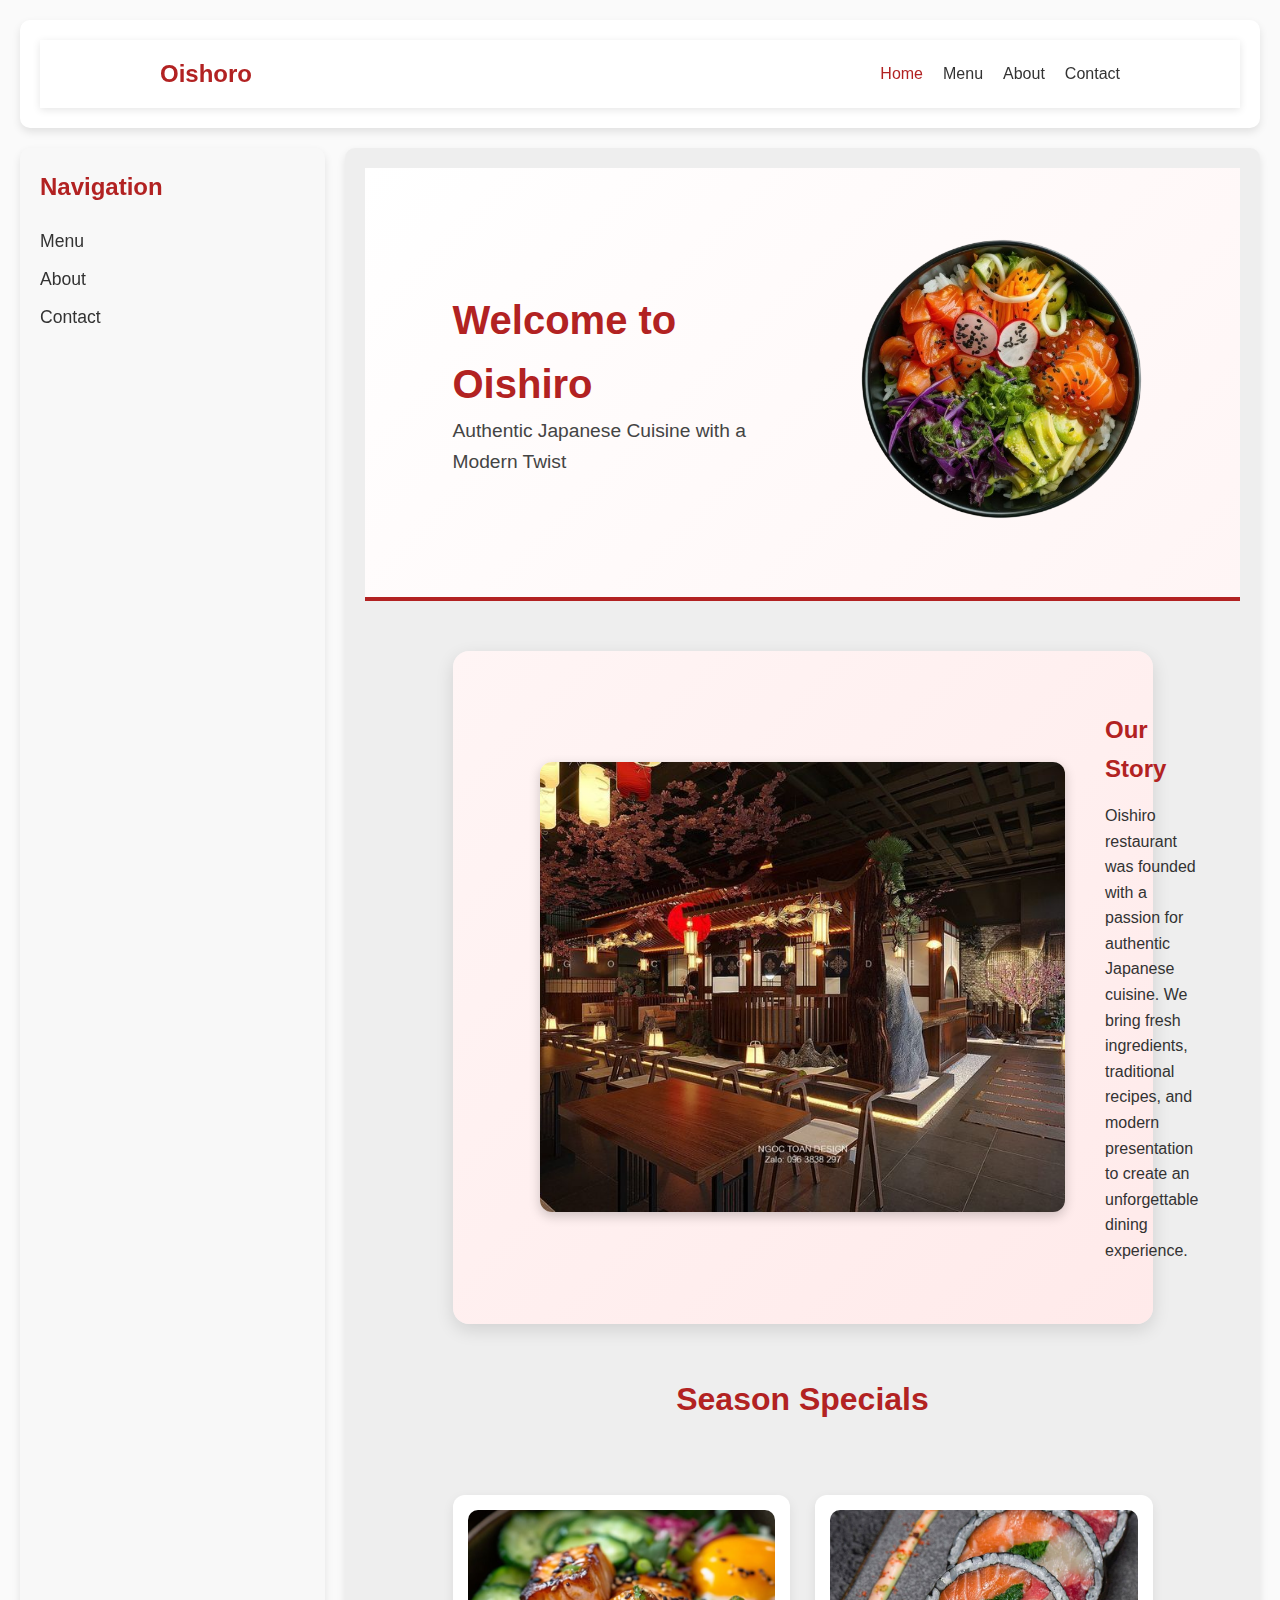
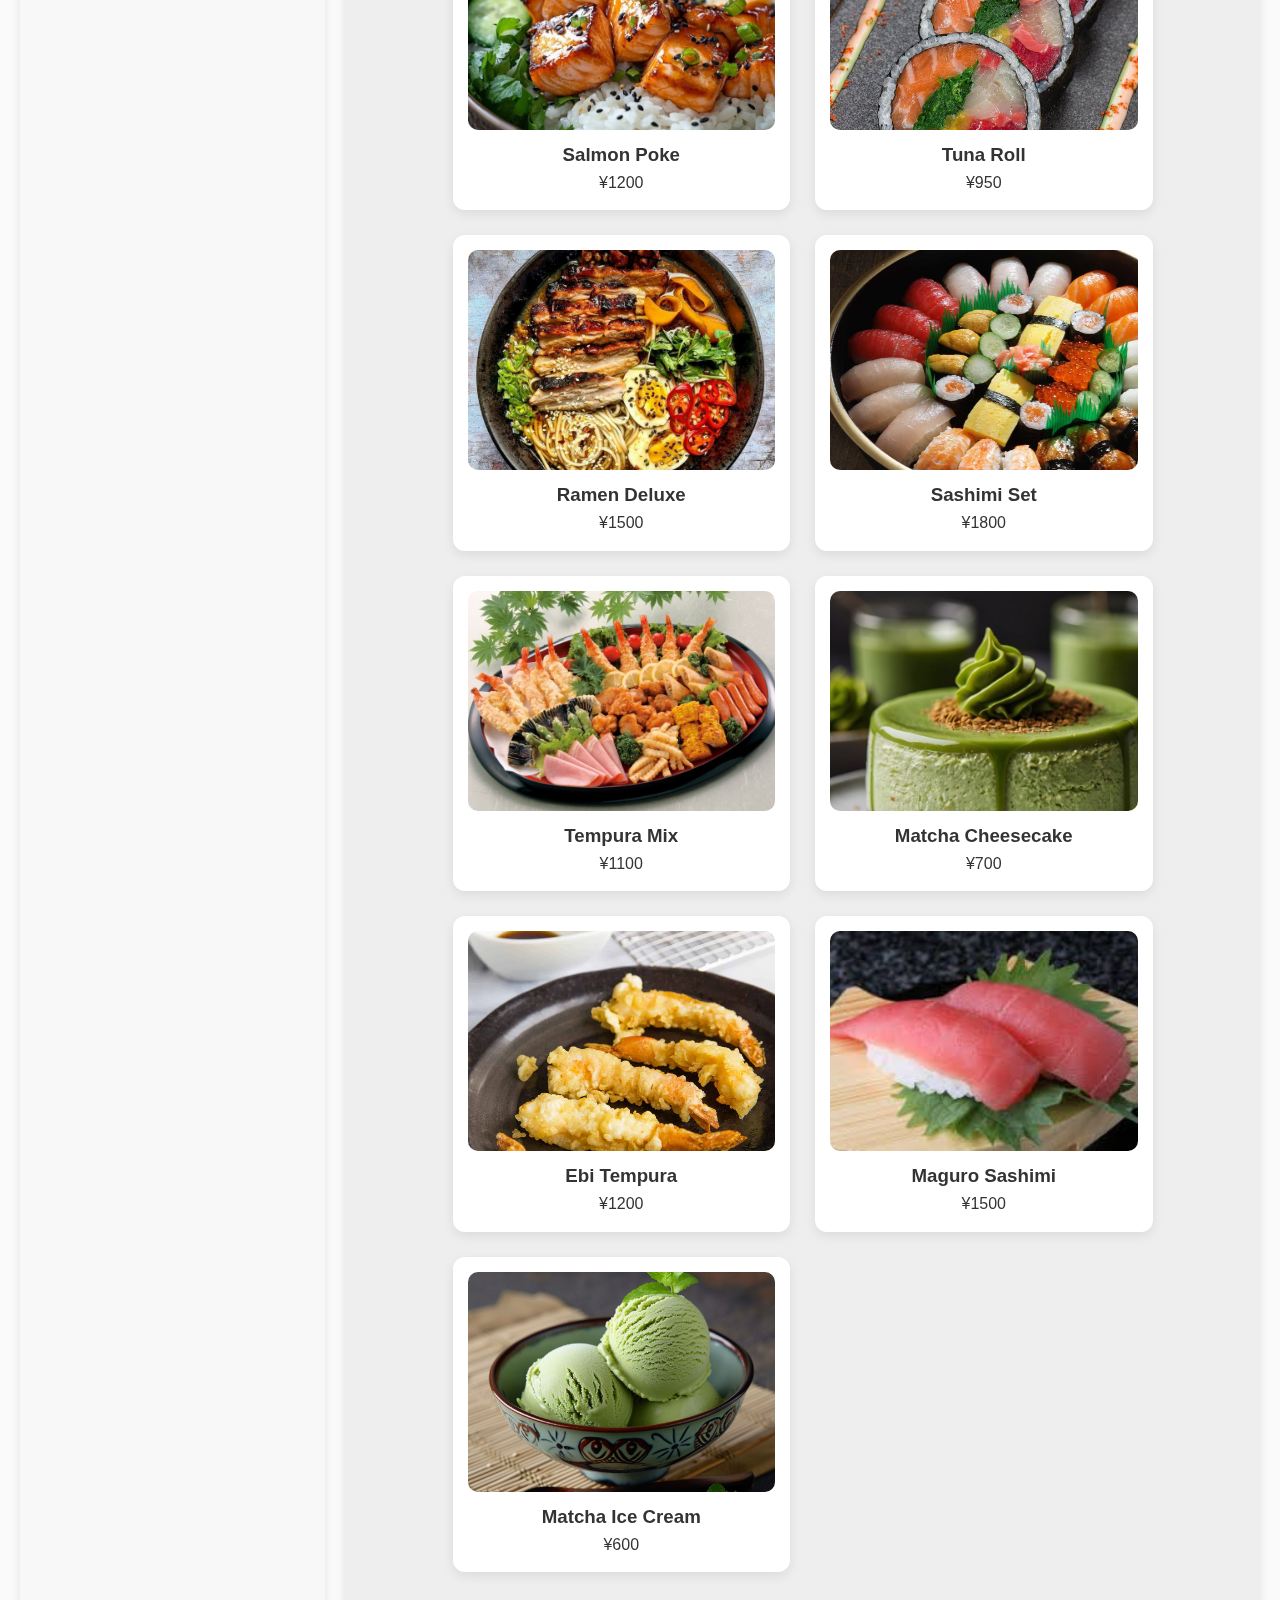
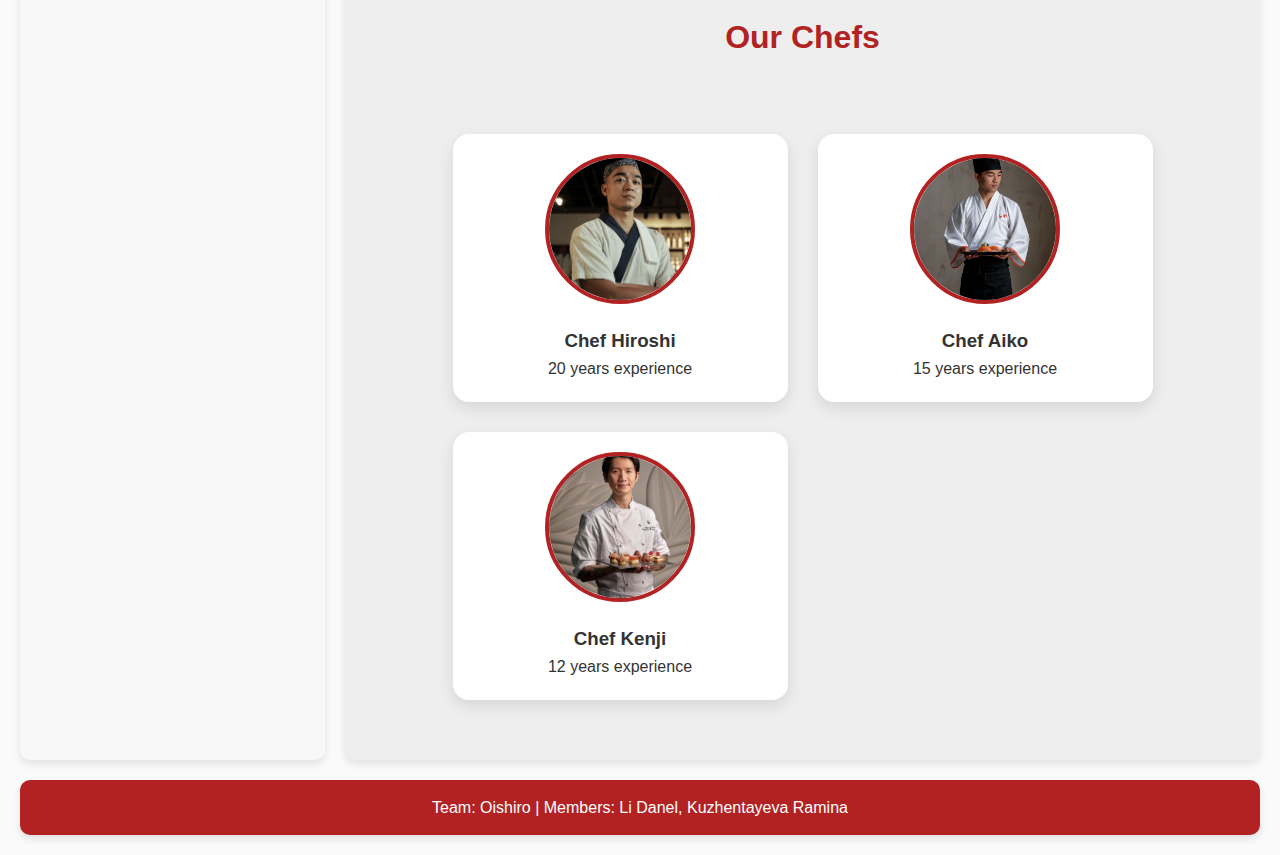
<file: index.html>
<!DOCTYPE html>
<html lang="en">
<head>
  <meta charset="UTF-8">
  <title>Sakura Bowl - Home</title>
  <link rel="stylesheet" href="style.css">
</head>
<body class="home-page">
  <div class="container">


    <!-- Header -->
    <header class="header">
      <nav>
        <div class="logo">Oishoro</div>
        <ul>
          <li><a href="index.html" class="active">Home</a></li>
          <li><a href="menu.html">Menu</a></li>
          <li><a href="indexr.html">About</a></li>
          <li><a href="contact.html">Contact</a></li>
        </ul>
      </nav>
    </header>


    <!-- Sidebar -->
    <aside class="sidebar">
      <h3>Navigation</h3>
      <ul>
        <li><a href="menu.html">Menu</a></li>
        <li><a href="indexr.html">About</a></li>
        <li><a href="contact.html">Contact</a></li>
      </ul>
    </aside>


    <!-- Main -->
    <main class="main-container">
      <!-- Hero -->
      <section id="main-hero" class="hero">
        <div class="hero-left">
          <h1>Welcome to Oishiro</h1>
          <p>Authentic Japanese Cuisine with a Modern Twist</p>
        </div>
        <div class="hero-right">
          <div class="hero-bowl-wrapper">
            <img src="image/bowl_home.png" alt="Japanese Bowl" class="hero-bowl">
          </div>
        </div>
      </section>


      <!-- Story -->
      <section class="story">
        <img src="image/interier.jpg" alt="Restaurant Story">
        <div>
          <h2>Our Story</h2>
          <p>
            Oishiro restaurant was founded with a passion for authentic Japanese cuisine.
            We bring fresh ingredients, traditional recipes, and modern presentation
            to create an unforgettable dining experience.
          </p>
        </div>
      </section>


      <!-- Season Specials -->
      <section class="new-dishes">
  <h2>Season Specials</h2>
  <div class="dish-grid">
   
    <div class="dish-card">
      <img src="image/salmon_poke.jpg" alt="Salmon Poke">
      <div class="overlay"><p>Fresh salmon poke bowl</p></div>
      <h3>Salmon Poke</h3>
      <p>¥1200</p>
    </div>


    <div class="dish-card">
      <img src="image/tuna_roll.jpg" alt="Tuna Roll">
      <div class="overlay"><p>Classic tuna sushi roll</p></div>
      <h3>Tuna Roll</h3>
      <p>¥950</p>
    </div>


    <div class="dish-card">
      <img src="image/ramen_deluxe.jpg" alt="Ramen Deluxe">
      <div class="overlay"><p>Deluxe ramen with shrimp and egg</p></div>
      <h3>Ramen Deluxe</h3>
      <p>¥1500</p>
    </div>


    <div class="dish-card">
      <img src="image/sashimi_set.jpg" alt="Sashimi Set">
      <div class="overlay"><p>Assorted fresh sashimi</p></div>
      <h3>Sashimi Set</h3>
      <p>¥1800</p>
    </div>


    <div class="dish-card">
      <img src="image/tempura_mix.jpg" alt="Tempura Mix">
      <div class="overlay"><p>Crispy tempura assortment</p></div>
      <h3>Tempura Mix</h3>
      <p>¥1100</p>
    </div>


    <div class="dish-card">
      <img src="image/matcha_cheesecake.jpg" alt="Matcha Cheesecake">
      <div class="overlay"><p>Sweet matcha cheesecake</p></div>
      <h3>Matcha Cheesecake</h3>
      <p>¥700</p>
    </div>


    <div class="dish-card">
      <img src="image/ebi_tempura.jpg" alt="Ebi Tempura">
      <div class="overlay"><p>Golden fried shrimp tempura</p></div>
      <h3>Ebi Tempura</h3>
      <p>¥1200</p>
    </div>


    <div class="dish-card">
      <img src="image/maguro.jpg" alt="Maguro Sashimi">
      <div class="overlay"><p>Fresh tuna sashimi</p></div>
      <h3>Maguro Sashimi</h3>
      <p>¥1500</p>
    </div>


    <div class="dish-card">
      <img src="image/ice_cream.jpg" alt="Matcha Ice Cream">
      <div class="overlay"><p>Creamy green tea ice cream</p></div>
      <h3>Matcha Ice Cream</h3>
      <p>¥600</p>
    </div>


  </div>
</section>




      <!-- Chefs -->
      <section class="chefs">
        <h2>Our Chefs</h2>
        <div class="chef-grid">
          <div class="chef-card"><img src="image/chef_1.jpg"><h3>Chef Hiroshi</h3><p>20 years experience</p></div>
          <div class="chef-card"><img src="image/chef_2.jpg"><h3>Chef Aiko</h3><p>15 years experience</p></div>
          <div class="chef-card"><img src="image/shef_3.jpg"><h3>Chef Kenji</h3><p>12 years experience</p></div>
        </div>
      </section>
    </main>


    <!-- Footer -->
    <footer class="footer">
      <p>Team: Oishiro | Members: Li Danel, Kuzhentayeva Ramina</p>
    </footer>


  </div>
</body>
</html>
</file>
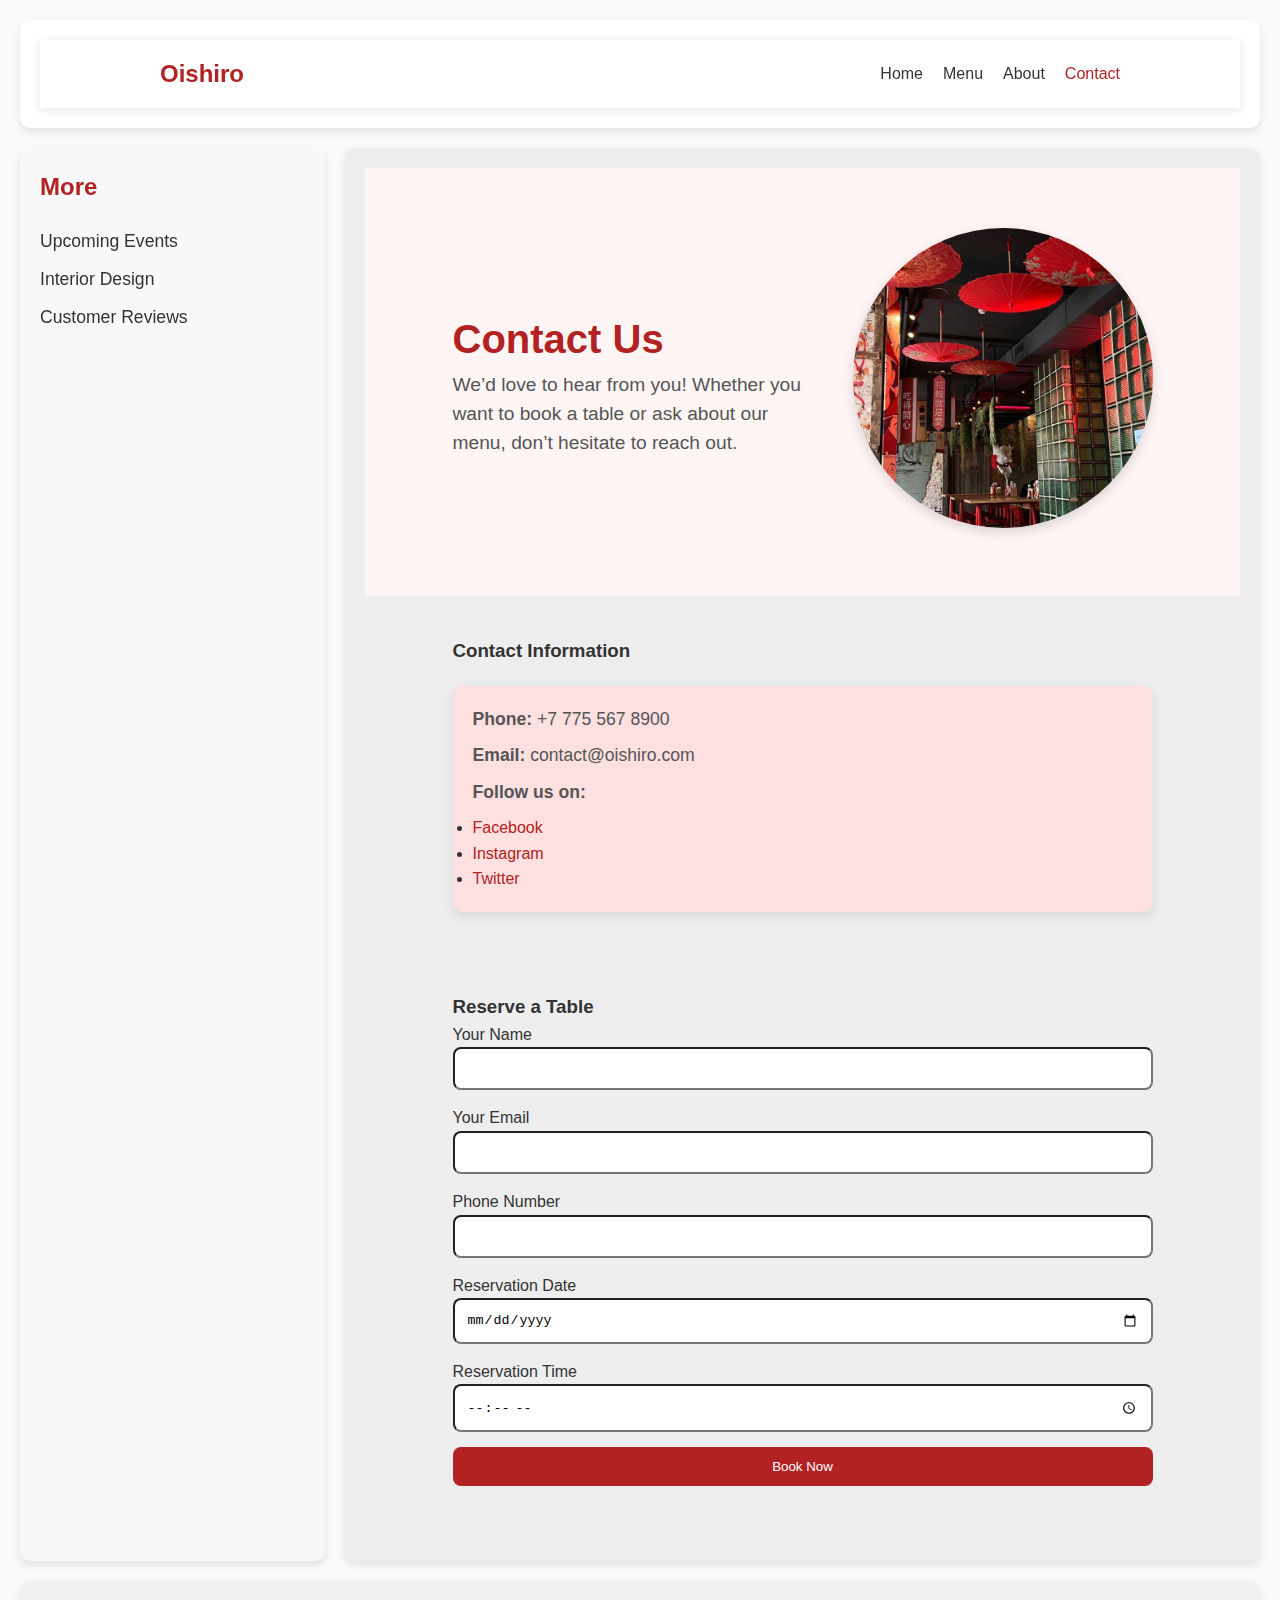
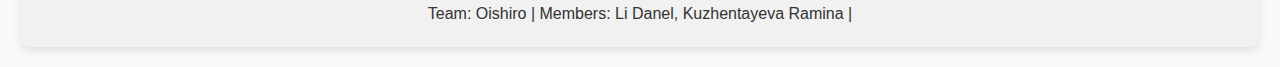
<file: contact.html>
<!DOCTYPE html>
<html lang="en">
<head>
  <meta charset="UTF-8">
  <meta name="viewport" content="width=device-width, initial-scale=1.0">
  <title>Contact Us | Oishiro</title>
  <link rel="stylesheet" href="styles.css">
</head>
<body class="contact-page">

    <div class="container">

  <!-- Navigation -->
  <header class="header">
  <nav>
    <div class="logo">Oishiro</div>
    <ul>
      <li><a href="index.html">Home</a></li>
      <li><a href="menu.html">Menu</a></li>
      <li><a href="indexr.html">About</a></li>
      <li><a href="contact.html" class="active">Contact</a></li>
    </ul>
  </nav>
  </header>

  <!-- Sidebar -->
<aside class="sidebar">
  <h3>More</h3>
  <ul>
    <li><a href="indexr.html">Upcoming Events</a></li>
    <li><a href="indexr.html">Interior Design</a></li>
    <li><a href="indexr.html">Customer Reviews</a></li>
    
  </ul>
</aside>


 <main class="main-content">
  <!-- Hero Section -->
  <section class="menu-hero">
    <div class="menu-hero-left">
      <h2>Contact Us</h2>
      <p>We’d love to hear from you! Whether you want to book a table or ask about our menu, don’t hesitate to reach out.</p>
    </div>
    <div class="menu-hero-right">
      <div class="menu-h1-wrapper">
        <img src="image/p1.jpg" alt="Rotating Bowl" class="menu-h1">
      </div>
    </div>
  </section>

  <!-- Contact Information Section -->
  <section class="contact-info">
    <h3>Contact Information</h3>
    <div class="info-box">
        <p><strong>Phone:</strong> +7 775 567 8900</p>
        <p><strong>Email:</strong> contact@oishiro.com</p>
        <p><strong>Follow us on:</strong></p>
        <ul>
            <li><a href="https://facebook.com/Oishiro" target="_blank">Facebook</a></li>
            <li><a href="https://instagram.com/Oishiro" target="_blank">Instagram</a></li>
            <li><a href="https://twitter.com/Oishiro" target="_blank">Twitter</a></li>
        </ul>
    </div>
</section>


  <!-- Reservation Form -->
  <section class="reservation">
    <h3>Reserve a Table</h3>
    <form>
      <label for="name">Your Name</label>
      <input type="text" id="name" name="name" required>

      <label for="email">Your Email</label>
      <input type="email" id="email" name="email" required>

      <label for="phone">Phone Number</label>
      <input type="tel" id="phone" name="phone" required>

      <label for="date">Reservation Date</label>
      <input type="date" id="date" name="date" required>

      <label for="time">Reservation Time</label>
      <input type="time" id="time" name="time" required>

      <button type="submit">Book Now</button>
    </form>
  </section>
  </main>


  <footer class="footer">
    <p>Team: Oishiro | Members: Li Danel, Kuzhentayeva Ramina |</p>
  </footer>
  
  </div>

</body>
</html>
</file>
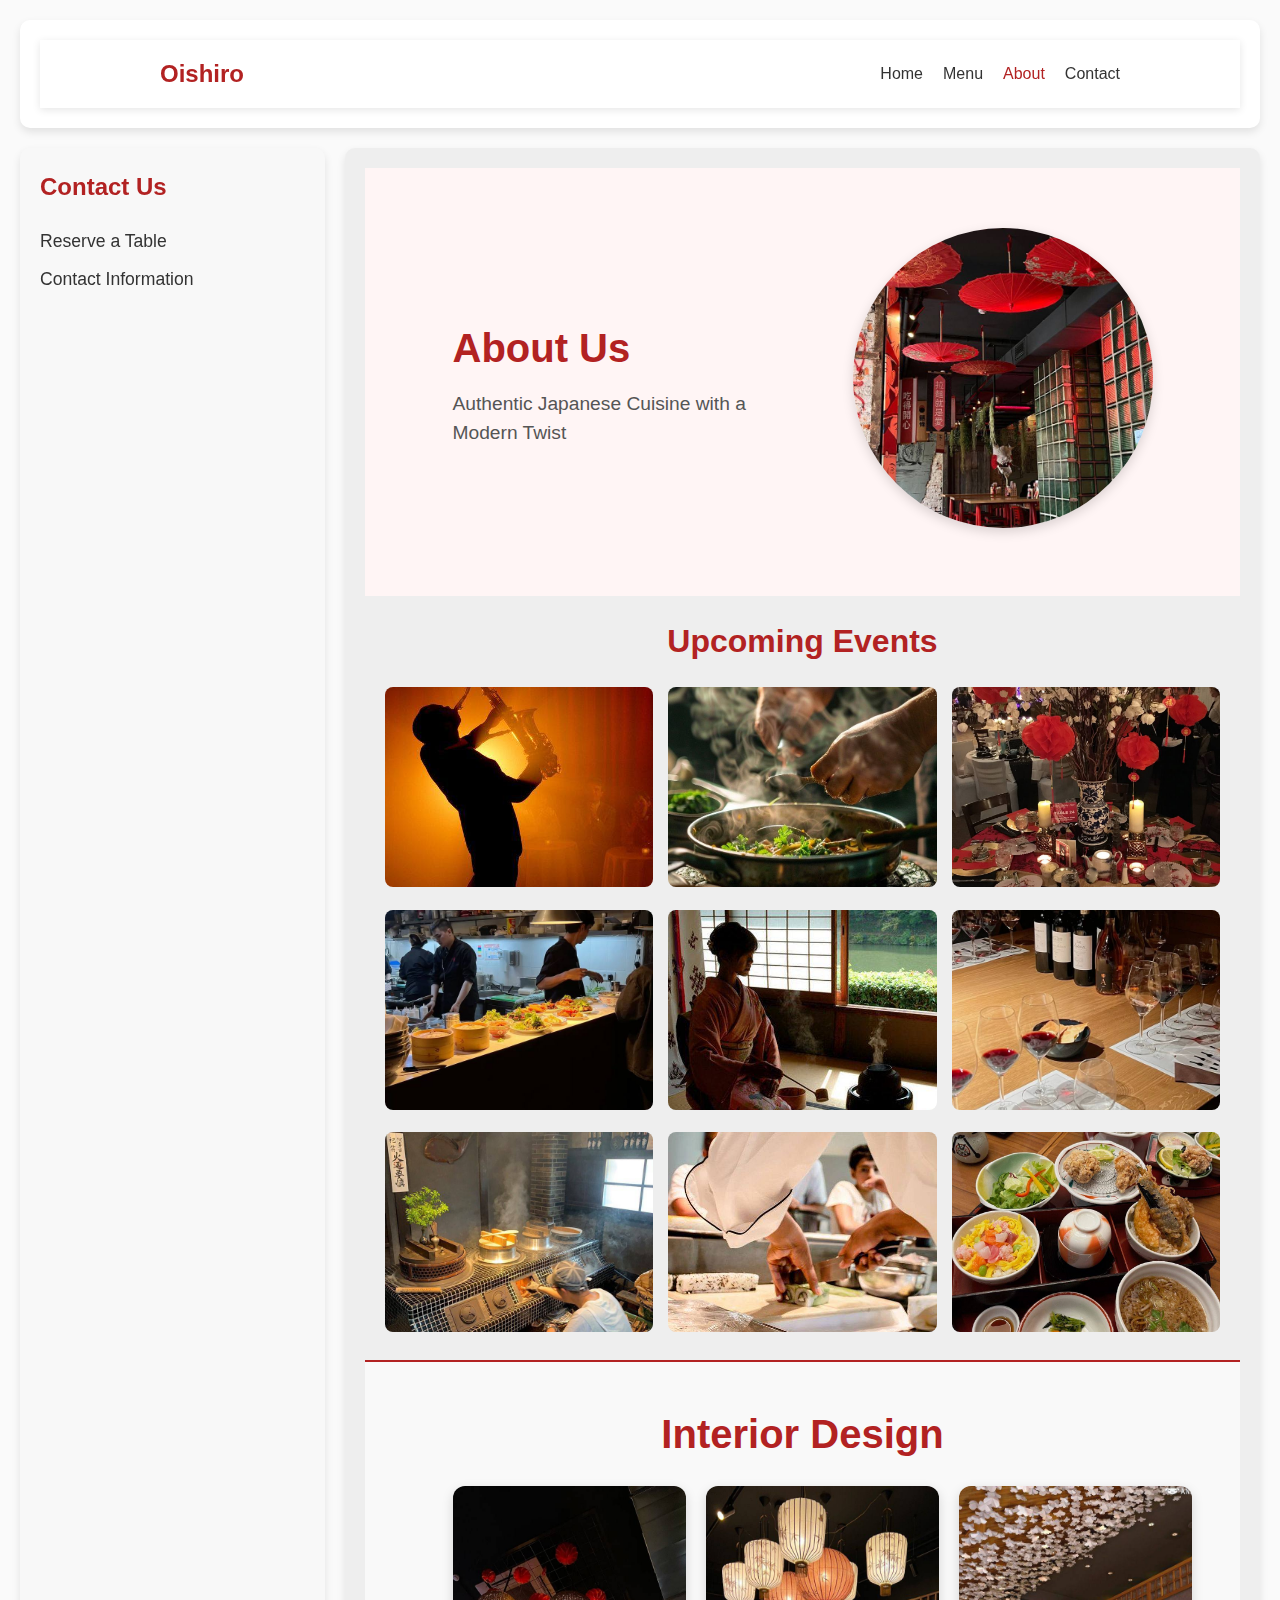
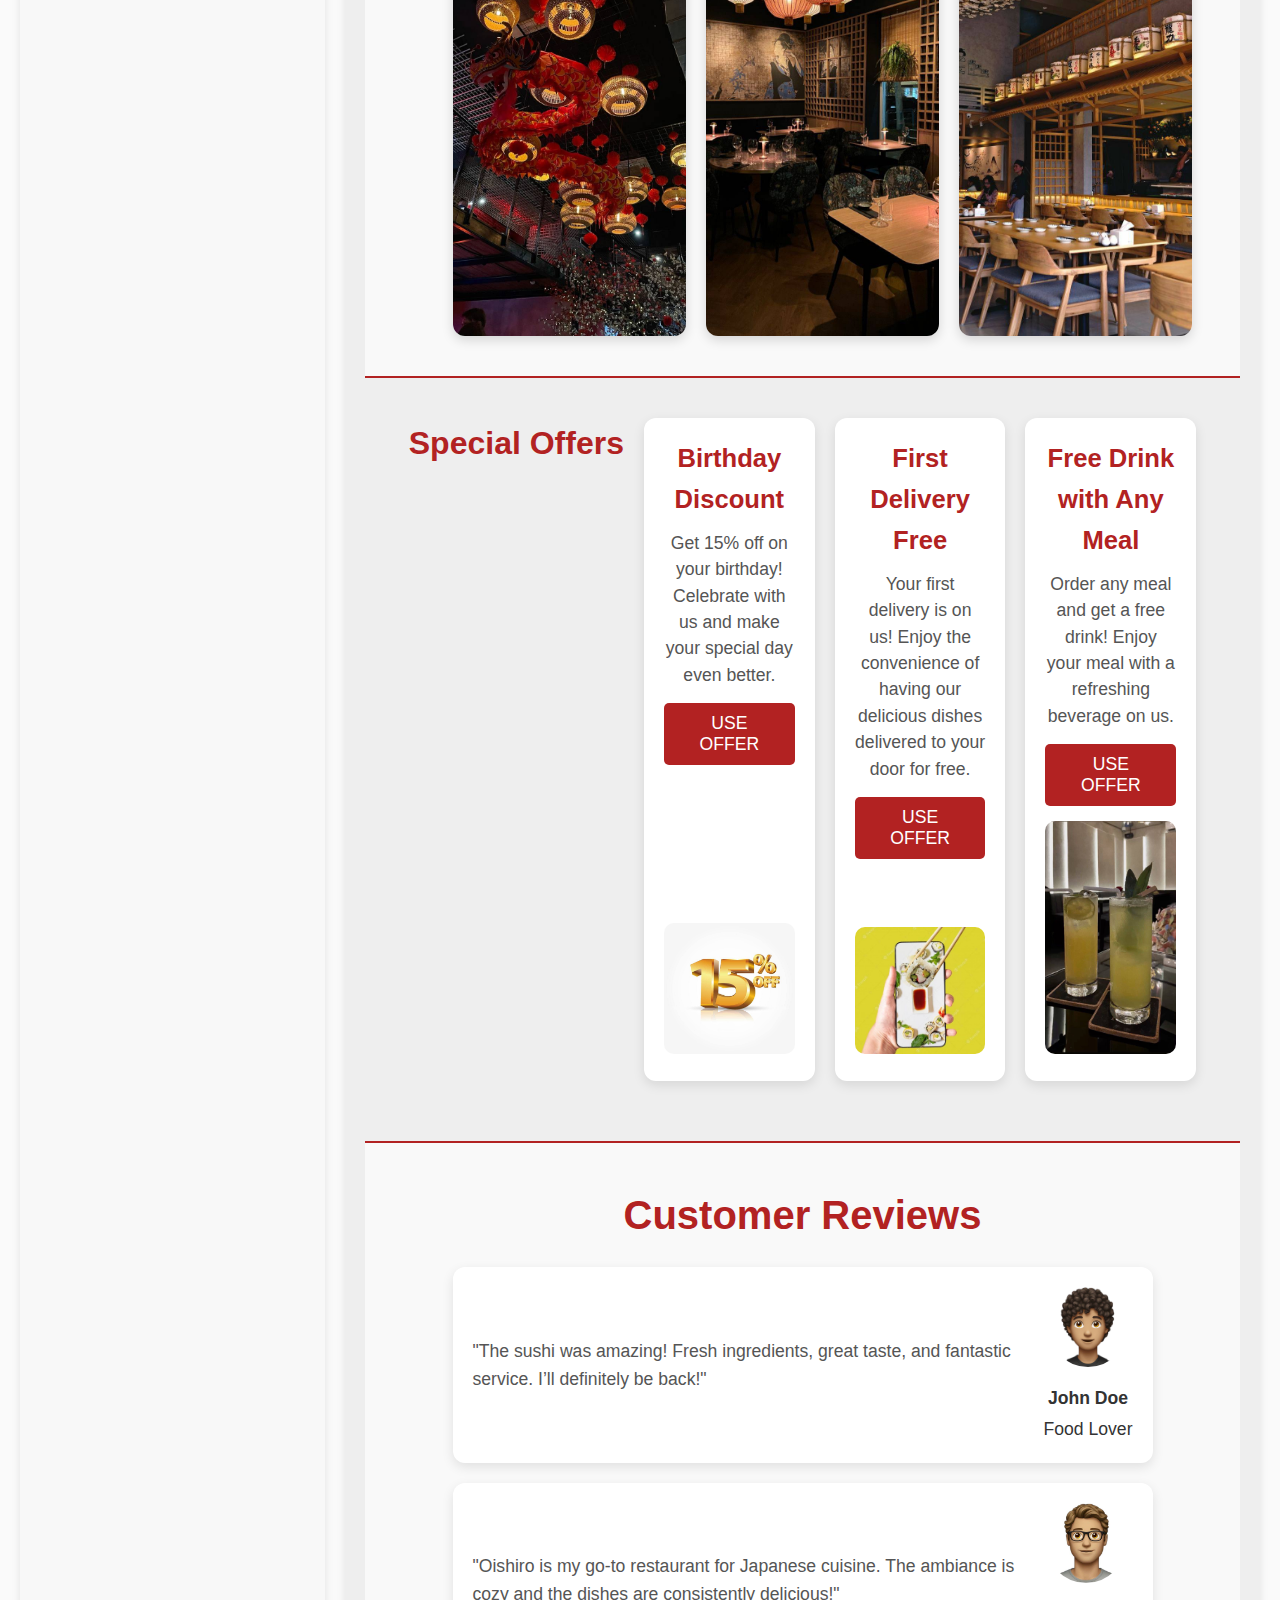
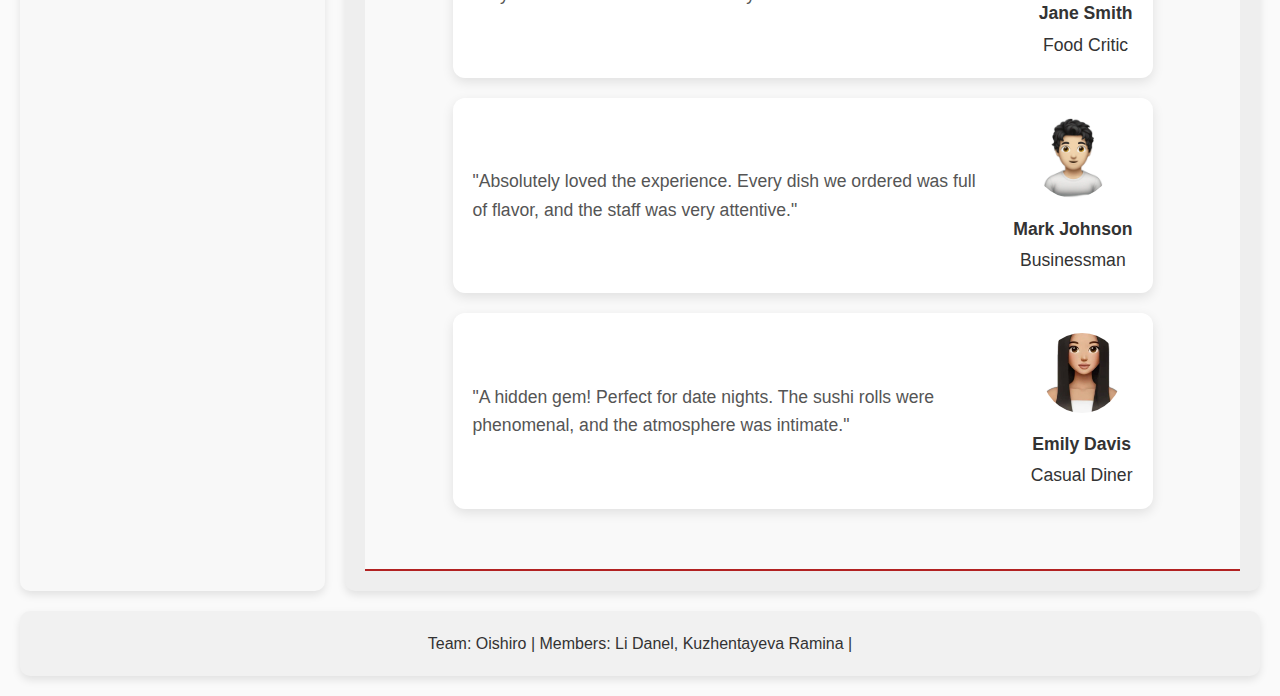
<file: indexr.html>
<!DOCTYPE html>
<html lang="en">
<head>
  <meta charset="UTF-8">
  <meta name="viewport" content="width=device-width, initial-scale=1.0">
  <title>About Us | Oishiro</title>
  <link rel="stylesheet" href="styles.css">
</head>
<body class="about-page">

   <div class="container">

  <!-- Navigation -->
  <header class="header"> 
  <nav>
    <div class="logo">Oishiro</div>
    <ul>
      <li><a href="index.html">Home</a></li>
      <li><a href="menu.html">Menu</a></li>
       <li><a href="indexr.html" class="active">About</a></li>
      <li><a href="contact.html">Contact</a></li>
    </ul>
  </nav>
  </header>

  <!-- Sidebar -->
<aside class="sidebar">
  <h3>Contact Us</h3>
  <ul>
    <li><a href="contact.html">Reserve a Table</a></li>
    <li><a href="contact.html">Contact Information</a></li>
    
  </ul>
</aside>


 <main class="main-content">
  <!-- Hero Section -->
<section class="hero">
  <div class="hero-left">
    <h1>About Us</h1>
    <p>Authentic Japanese Cuisine with a Modern Twist</p>
  </div>
  <div class="hero-right">
    <div class="hero-h1-wrapper">
      <img src="image/p1.jpg" alt="Rotating p1" class="hero-h1">
    </div>
  </div>
</section>


<section class="gallery">
  <h2>Upcoming Events</h2>
  <div class="gallery-container">
    
    <!-- Событие 1: Живое исполнение музыки -->
    <div class="gallery-item">
      <img src="image/live_music.jpg" alt="Live Music">
      <div class="caption">Live Music Night</div>
    </div>

    <!-- Событие 2: Кулинарный мастер-класс -->
    <div class="gallery-item">
      <img src="image/cooking_class.jpg" alt="Cooking Class">
      <div class="caption">Cooking Class with Chef</div>
    </div>

    <!-- Событие 3: Тематика вечеринки -->
    <div class="gallery-item">
      <img src="image/party_theme.jpg" alt="Themed Party">
      <div class="caption">Themed Party Night</div>
    </div>

    <!-- Событие 4: Вечер кулинарных открытий -->
    <div class="gallery-item">
      <img src="image/culinary_night.jpg" alt="Culinary Discovery Night">
      <div class="caption">Culinary Discovery Night</div>
    </div>

    <!-- Событие 5: Вечер японских традиций -->
    <div class="gallery-item">
      <img src="image/japanese_traditions.jpg" alt="Japanese Traditions Night">
      <div class="caption">Japanese Traditions Night</div>
    </div>

    <!-- Событие 6: Вечер с дегустацией вин -->
    <div class="gallery-item">
      <img src="image/wine_tasting.jpg" alt="Wine Tasting">
      <div class="caption">Wine Tasting Event</div>
    </div>

    <!-- Событие 7: Семинар по японской кухне -->
    <div class="gallery-item">
      <img src="image/japanese_cuisine_workshop.jpg" alt="Japanese Cuisine Workshop">
      <div class="caption">Japanese Cuisine Workshop</div>
    </div>

    <!-- Событие 8: Вечер с суши мастер-классом -->
    <div class="gallery-item">
      <img src="image/sushi_workshop.jpg" alt="Sushi Workshop">
      <div class="caption">Sushi Making Workshop</div>
    </div>

    <!-- Событие 9: Гастрономический тур по Японии -->
    <div class="gallery-item">
      <img src="image/japan_food_tour.jpg" alt="Japan Food Tour">
      <div class="caption">Japan Food Tour</div>
    </div>

  </div>
</section>



  <!-- Interior Design Section -->
<section class="interior">
  <div class="section-title">
    <h2>Interior Design</h2>
  </div>
  
  <!-- Три картинки на одной линии -->
  <div class="interior-images">
    <img src="image/inter1.jpg" alt="Interior Design 1">
    <img src="image/inter2.jpg" alt="Interior Design 2">
    <img src="image/inter3.jpg" alt="Interior Design 3">
  </div>
  
</section>


  <section class="special-offers">
  <h2 class="special-offers-heading">Special Offers</h2>

  <!-- Offer 1: Birthday Discount -->
  <div class="offer">
    <div class="offer-text">
      <h3>Birthday Discount</h3>
      <p>Get 15% off on your birthday! Celebrate with us and make your special day even better.</p>
      <button class="offer-btn">Use Offer</button>
    </div>
    <div class="offer-img">
      <img src="image/birthday-offer.jpg" alt="Birthday Discount">
    </div>
  </div>

  <!-- Offer 2: First Delivery Free -->
  <div class="offer">
    <div class="offer-text">
      <h3>First Delivery Free</h3>
      <p>Your first delivery is on us! Enjoy the convenience of having our delicious dishes delivered to your door for free.</p>
      <button class="offer-btn">Use Offer</button>
    </div>
    <div class="offer-img">
      <img src="image/delivery-offer.jpg" alt="First Delivery Free">
    </div>
  </div>

  <!-- Offer 3: Free Drink with Any Meal -->
  <div class="offer">
    <div class="offer-text">
      <h3>Free Drink with Any Meal</h3>
      <p>Order any meal and get a free drink! Enjoy your meal with a refreshing beverage on us.</p>
      <button class="offer-btn">Use Offer</button>
    </div>
    <div class="offer-img">
      <img src="image/drink-offer.jpg" alt="Free Drink with Any Meal">
    </div>
  </div>
</section>



  <!-- Customer Reviews Section -->
<section class="reviews">
  <div class="section-title">
    <h2>Customer Reviews</h2>
  </div>

  <!-- Отзывы -->
  <div class="review">
    <div class="review-text">
      <p>"The sushi was amazing! Fresh ingredients, great taste, and fantastic service. I’ll definitely be back!"</p>
    </div>
    <div class="reviewer">
      <img src="image/m1.jpg" alt="Reviewer 1">
      <p><strong>John Doe</strong></p>
      <p>Food Lover</p>
    </div>
  </div>

  <div class="review">
    <div class="review-text">
      <p>"Oishiro is my go-to restaurant for Japanese cuisine. The ambiance is cozy and the dishes are consistently delicious!"</p>
    </div>
    <div class="reviewer">
      <img src="image/m2.jpg" alt="Reviewer 2">
      <p><strong>Jane Smith</strong></p>
      <p>Food Critic</p>
    </div>
  </div>

  <div class="review">
    <div class="review-text">
      <p>"Absolutely loved the experience. Every dish we ordered was full of flavor, and the staff was very attentive."</p>
    </div>
    <div class="reviewer">
      <img src="image/m3.jpg" alt="Reviewer 3">
      <p><strong>Mark Johnson</strong></p>
      <p>Businessman</p>
    </div>
  </div>

  <div class="review">
    <div class="review-text">
      <p>"A hidden gem! Perfect for date nights. The sushi rolls were phenomenal, and the atmosphere was intimate."</p>
    </div>
    <div class="reviewer">
      <img src="image/w1.jpg" alt="Reviewer 4">
      <p><strong>Emily Davis</strong></p>
      <p>Casual Diner</p>
    </div>
  </div>
</section>
</main>

  <!-- Footer -->
  <footer class="footer">
    <p>Team: Oishiro | Members: Li Danel, Kuzhentayeva Ramina |</p>
  </footer>

  </div>
  
</body>
</html>
</file>
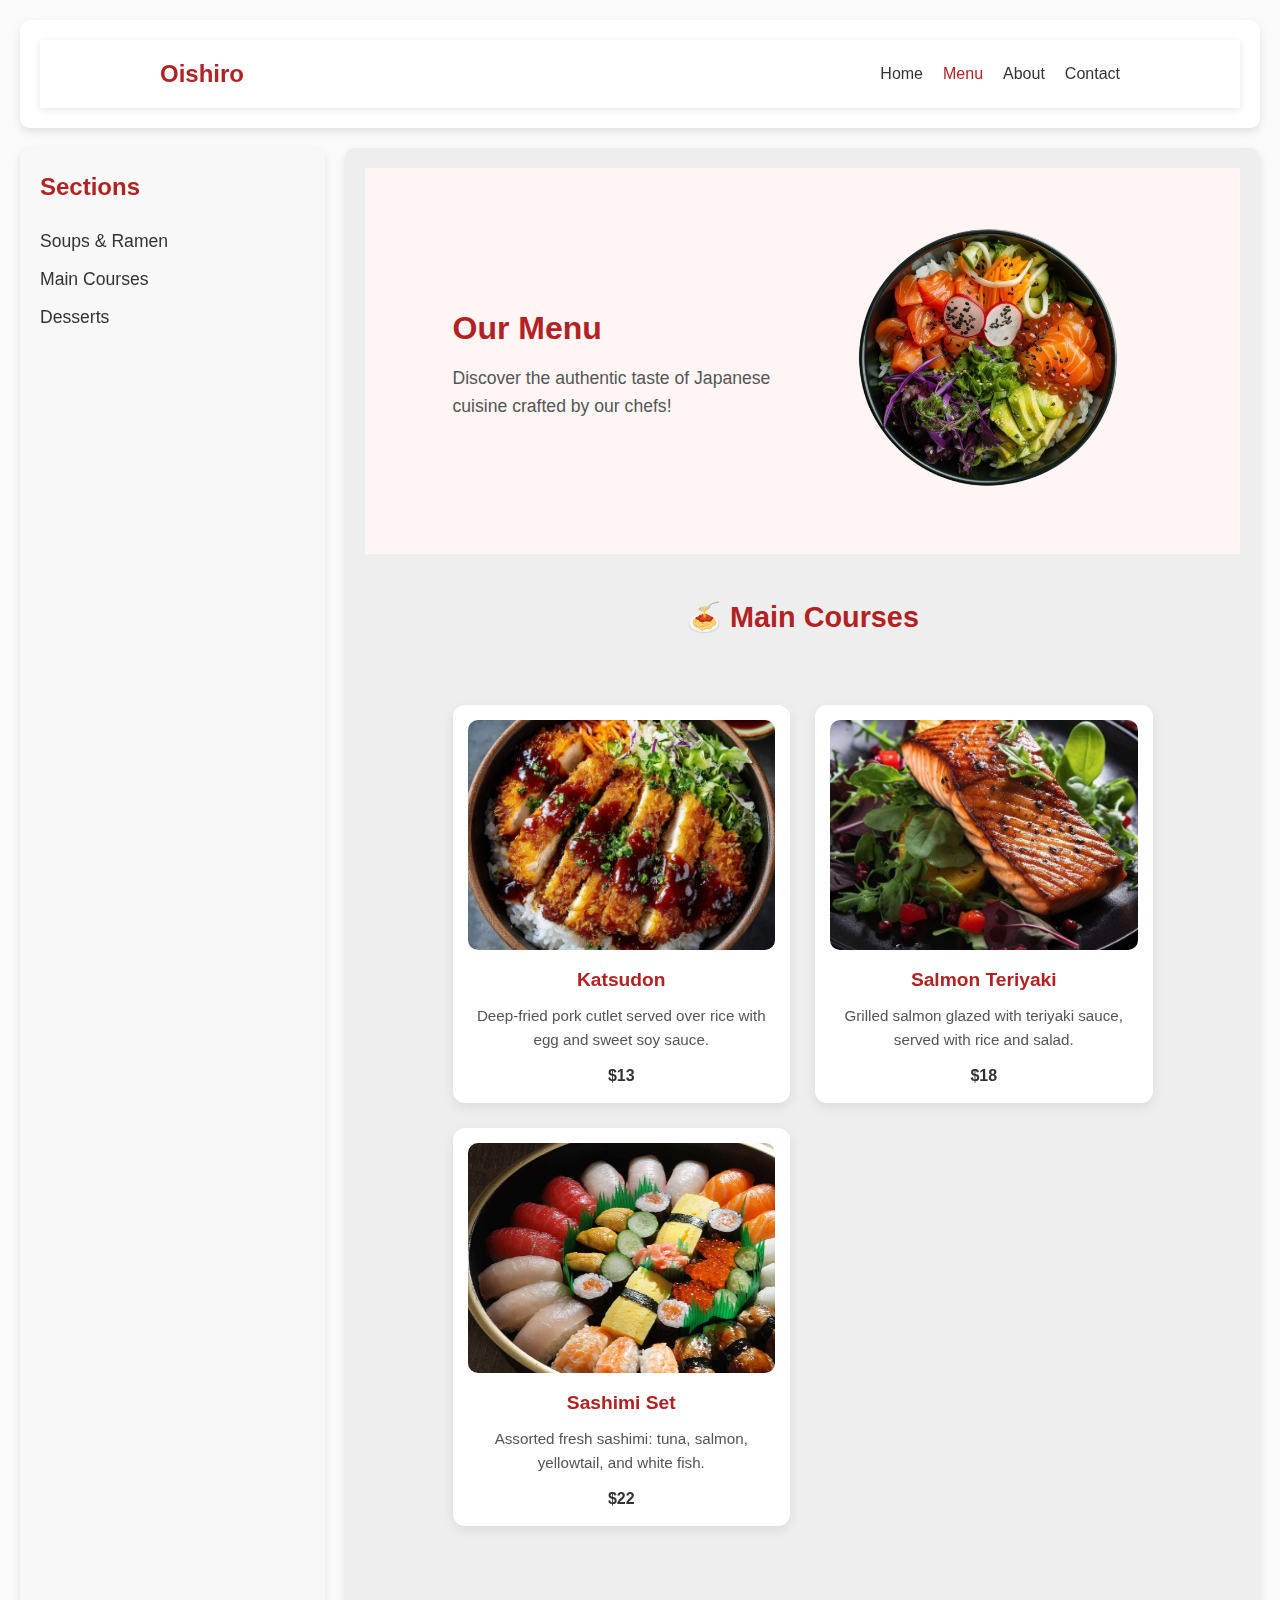
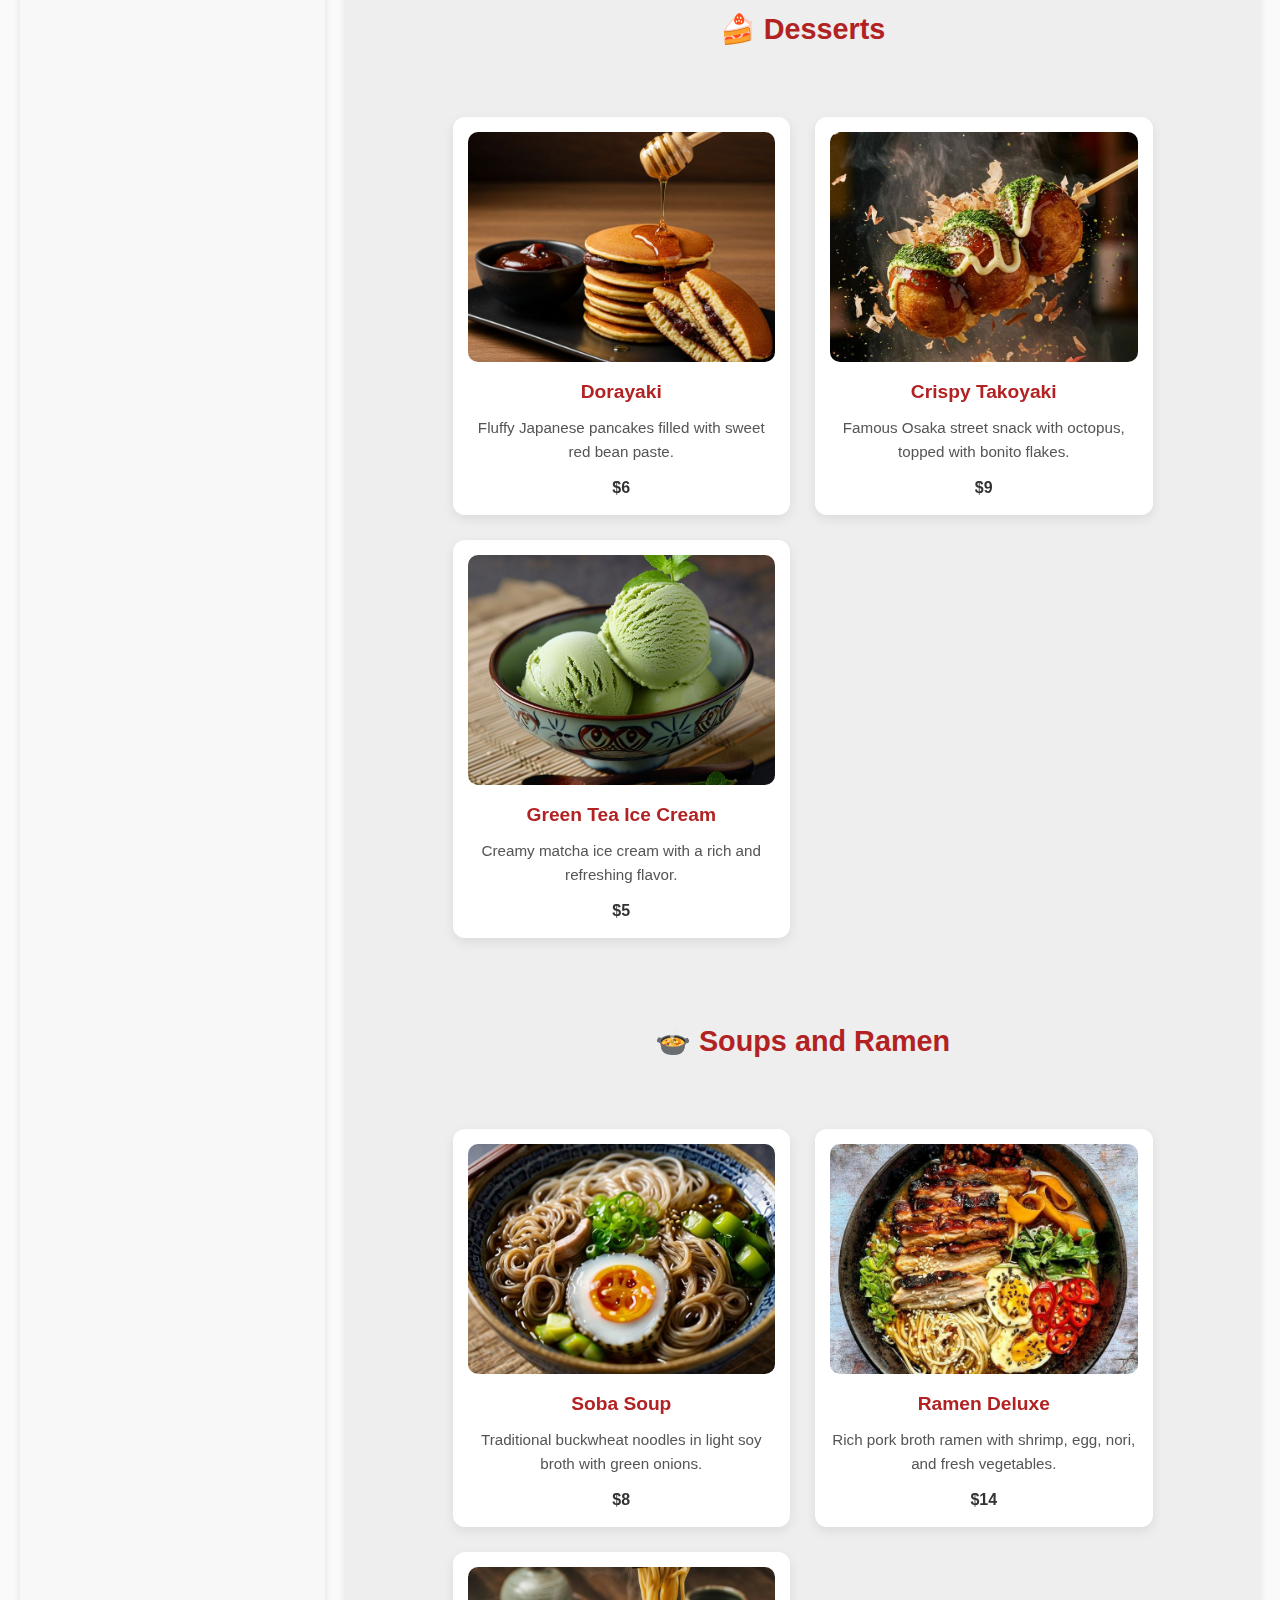
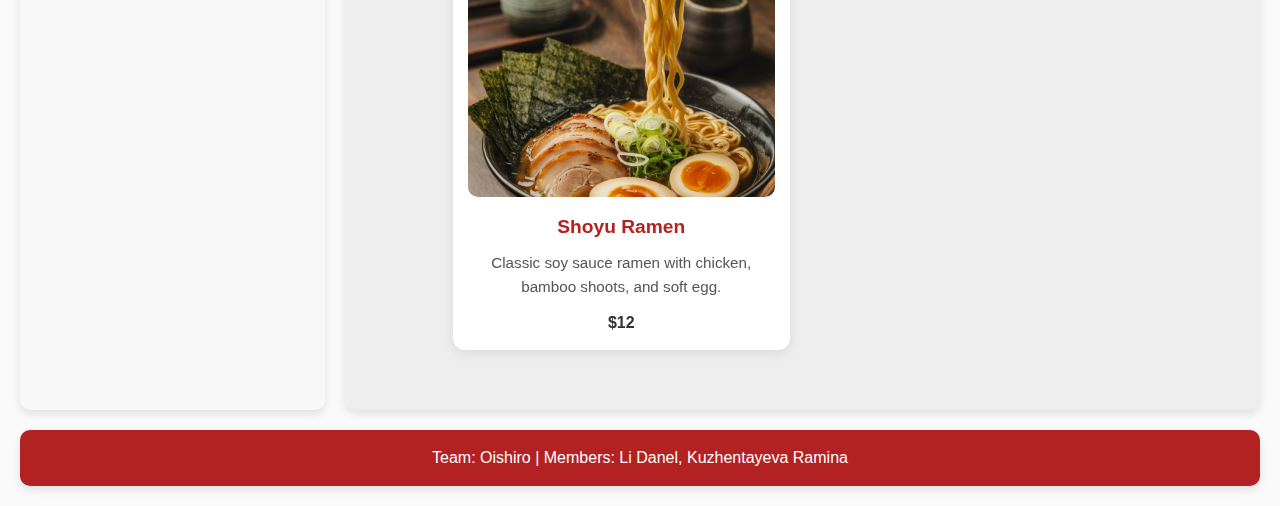
<file: menu.html>
<!DOCTYPE html>
<html lang="en">
<head>
  <meta charset="UTF-8">
  <meta name="viewport" content="width=device-width, initial-scale=1.0">
  <title>Menu | Food Vibes</title>
  <link rel="stylesheet" href="style.css">
</head>
<body class="menu-page">


  <div class="container">


    <!-- Header -->
    <header class="header">
      <nav>
        <div class="logo">Oishiro</div>
        <ul>
          <li><a href="index.html">Home</a></li>
          <li><a href="menu.html" class="active">Menu</a></li>
          <li><a href="index.html">About</a></li>
          <li><a href="contact.html">Contact</a></li>
        </ul>
      </nav>
    </header>


    <!-- Sidebar -->
    <aside class="sidebar">
      <h3>Sections</h3>
      <ul>
        <li><a href="#soups">Soups & Ramen</a></li>
        <li><a href="#mains">Main Courses</a></li>
        <li><a href="#desserts">Desserts</a></li>
      </ul>
    </aside>


    <!-- Main -->
    <main class="main-container">


      <!-- Hero -->
      <section class="menu-hero">
        <div class="menu-hero-left">
          <h2>Our Menu</h2>
          <p>Discover the authentic taste of Japanese cuisine crafted by our chefs!</p>
        </div>
        <div class="menu-hero-right">
          <div class="menu-bowl-wrapper">
            <img src="image/bowl_home.png" alt="Menu" class="menu-bowl">
          </div>
        </div>
      </section>
      


<!-- Main Courses -->
<section id="mains">
  <h2 class="section-title">🍝 Main Courses</h2>
  <div class="menu-grid">
    <div class="menu-item">
      <img src="image/katsudon.jpg" alt="Katsudon">
      <div class="overlay"><p>Pork cutlet rice bowl</p></div>
      <h3>Katsudon</h3>
      <p>Deep-fried pork cutlet served over rice with egg and sweet soy sauce.</p>
      <strong>$13</strong>
    </div>
    <div class="menu-item">
      <img src="image/Salmon_Teriyaki.jpg" alt="Salmon Teriyaki Steak">
      <div class="overlay"><p>Grilled salmon teriyaki</p></div>
      <h3>Salmon Teriyaki</h3>
      <p>Grilled salmon glazed with teriyaki sauce, served with rice and salad.</p>
      <strong>$18</strong>
    </div>
    <div class="menu-item">
      <img src="image/sashimi_set.jpg" alt="Sashimi Set">
      <div class="overlay"><p>Assorted sashimi set</p></div>
      <h3>Sashimi Set</h3>
      <p>Assorted fresh sashimi: tuna, salmon, yellowtail, and white fish.</p>
      <strong>$22</strong>
    </div>
  </div>
</section>


<!-- Desserts -->
<section id="desserts">
  <h2 class="section-title">🍰 Desserts</h2>
  <div class="menu-grid">
    <div class="menu-item">
      <img src="image/Dorayaki.jpg" alt="Dorayaki">
      <div class="overlay"><p>Red bean pancake</p></div>
      <h3>Dorayaki</h3>
      <p>Fluffy Japanese pancakes filled with sweet red bean paste.</p>
      <strong>$6</strong>
    </div>
    <div class="menu-item">
      <img src="image/takoyaki.jpg" alt="Takoyaki">
      <div class="overlay"><p>Octopus balls snack</p></div>
      <h3>Crispy Takoyaki</h3>
      <p>Famous Osaka street snack with octopus, topped with bonito flakes.</p>
      <strong>$9</strong>
    </div>
    <div class="menu-item">
      <img src="image/ice_cream.jpg" alt="Green Tea Ice Cream">
      <div class="overlay"><p>Green tea ice cream</p></div>
      <h3>Green Tea Ice Cream</h3>
      <p>Creamy matcha ice cream with a rich and refreshing flavor.</p>
      <strong>$5</strong>
    </div>
  </div>
</section>


     


      <!-- Soups and Ramen -->
    <section id="soups">
      <h2 class="section-title">🍲 Soups and Ramen</h2>
      <div class="menu-grid">
        <div class="menu-item">
          <img src="image/soba_soup.jpg" alt="Soba soup">
          <div class="overlay"><p>Soba noodle soup</p></div>
          <h3>Soba Soup</h3>
          <p>Traditional buckwheat noodles in light soy broth with green onions.</p>
          <strong>$8</strong>
        </div>
        <div class="menu-item">
          <img src="image/ramen_deluxe.jpg" alt="Ramen Deluxe">
          <div class="overlay"><p>Pork ramen with shrimp</p></div>
          <h3>Ramen Deluxe</h3>
          <p>Rich pork broth ramen with shrimp, egg, nori, and fresh vegetables.</p>
          <strong>$14</strong>
        </div>
        <div class="menu-item">
          <img src="image/shoyo_ramen.jpg" alt="Shoyu Ramen">
          <div class="overlay"><p>Soy sauce ramen</p></div>
          <h3>Shoyu Ramen</h3>
          <p>Classic soy sauce ramen with chicken, bamboo shoots, and soft egg.</p>
          <strong>$12</strong>
        </div>
      </div>
    </section>


   

     
 


    </main>


    <!-- Footer -->
    <footer class="footer">
      <p>Team: Oishiro | Members: Li Danel, Kuzhentayeva Ramina</p>
    </footer>


  </div>
</body>
</html>
</file>
<file: style.css>
/* === Базовые стили === */
* {
  margin: 0;
  padding: 0;
  box-sizing: border-box;
}

body {
  font-family: "Segoe UI", Arial, sans-serif;
  line-height: 1.6;
  background: #fafafa;
  color: #333;
}

/* === Основной контейнер (Grid Layout) === */
.container {
  display: grid;
  grid-template-columns: 1fr 3fr; 
  grid-template-rows: auto 1fr auto; 
  grid-template-areas:
    "header header"
    "sidebar main"
    "footer footer";
  gap: 20px;
  padding: 20px;
}

/* === Сайдбар === */
.sidebar {
  grid-area: sidebar;
  background-color: #f8f8f8;
  padding: 20px;
  border-radius: 10px;
  box-shadow: 0 4px 8px rgba(0, 0, 0, 0.1);
  position: sticky;
  top: 80px;
}

.sidebar h3 {
  font-size: 1.5rem;
  color: #b22222;
  margin-bottom: 20px;
}

.sidebar ul {
  list-style: none;
  padding: 0;
}

.sidebar ul li {
  margin-bottom: 10px;
}

.sidebar ul li a {
  text-decoration: none;
  color: #333;
  font-size: 1.1rem;
  transition: color 0.3s ease;
}

.sidebar ul li a:hover {
  color: #b22222;
}

/* === Основной контент === */
.main-container {
  grid-area: main;
  background-color: #eee;
  padding: 20px;
  border-radius: 10px;
  box-shadow: 0 4px 8px rgba(0, 0, 0, 0.1);
}

/* === Header === */
.header {
  grid-area: header;
  background-color: #fff;
  padding: 20px;
  text-align: center;
  border-radius: 10px;
  box-shadow: 0 4px 8px rgba(0, 0, 0, 0.1);
}

/* === Footer === */
.footer {
  grid-area: footer;
  background: #b22222;
  color: #fff;
  padding: 15px;
  text-align: center;
  border-radius: 10px;
  box-shadow: 0 4px 8px rgba(0, 0, 0, 0.1);
}

/* === Navigation === */
nav {
  display: flex;
  justify-content: space-between;
  align-items: center;
  padding: 15px 10%;
  background: #fff;
  box-shadow: 0 2px 8px rgba(0,0,0,0.1);
  position: sticky;
  top: 0;
  z-index: 10;
}

nav .logo {
  font-size: 1.5rem;
  font-weight: bold;
  color: #b22222;
}

nav ul {
  list-style: none;
  display: flex;
  gap: 20px;
}

nav ul li a {
  text-decoration: none;
  color: #333;
  font-weight: 500;
  transition: 0.3s;
}

nav ul li a:hover,
nav ul li a.active {
  color: #b22222;
}

/* === Hero (главная) === */
.hero {
  display: flex;
  justify-content: space-between;
  align-items: center;
  padding: 60px 10%;
  gap: 40px;
}

.hero-left h1 {
  font-size: 2.5rem;
  color: #b22222;
}

.hero-left p {
  font-size: 1.2rem;
  color: #444;
}

.hero-right {
  display: flex;
  justify-content: center;
}

.hero-bowl-wrapper {
  max-width: 350px;
  animation: spin 12s linear infinite;
}

.hero-bowl {
  width: 100%;
  height: auto;
  object-fit: contain;
}

#main-hero {
  background: linear-gradient(135deg, #fff, #fff5f5);
  border-bottom: 4px solid #b22222;
}

@keyframes spin {
  from { transform: rotate(0deg); }
  to { transform: rotate(360deg); }
}

/* === Story === */
.story {
  display: flex;
  align-items: center;
  gap: 40px;
  padding: 60px 10%;
  background: linear-gradient(135deg, #fff5f5, #ffeaea);
  border-radius: 16px;
  box-shadow: 0 6px 18px rgba(0,0,0,0.12);
  margin: 50px 10%;
}

.story img {
  width: 100%;
  height: 450px;
  object-fit: cover;
  border-radius: 12px;
  box-shadow: 0 4px 12px rgba(0,0,0,0.2);
}

.story h2 {
  color: #b22222;
  margin-bottom: 15px;
}

/* === Season Specials === */
.new-dishes h2,
.chefs h2 {
  text-align: center;
  font-size: 2rem;
  color: #b22222;
  margin-bottom: 30px;
}

.dish-grid {
  display: grid;
  grid-template-columns: repeat(auto-fit, minmax(220px, 1fr));
  gap: 25px;
  padding: 40px 10%;
}

.dish-card {
  background: #fff;
  border-radius: 12px;
  padding: 15px;
  text-align: center;
  box-shadow: 0 4px 12px rgba(0,0,0,0.08);
  transition: transform 0.3s;
}

.dish-card:hover {
  transform: translateY(-6px);
}

.dish-card img {
  width: 100%;
  height: 220px;
  object-fit: cover;
  border-radius: 10px;
  margin-bottom: 10px;
}

/* === Chefs === */
.chef-grid {
  display: grid;
  grid-template-columns: repeat(auto-fit, minmax(250px, 1fr));
  gap: 30px;
  padding: 40px 10%;
}

.chef-card {
  background: #fff;
  border-radius: 16px;
  padding: 20px;
  text-align: center;
  box-shadow: 0 6px 16px rgba(0,0,0,0.1);
  transition: transform 0.3s, box-shadow 0.3s;
}

.chef-card:hover {
  transform: translateY(-8px);
  box-shadow: 0 10px 20px rgba(0,0,0,0.15);
}

.chef-card img {
  width: 150px;
  height: 150px;
  border-radius: 50%;
  object-fit: cover;
  margin-bottom: 15px;
  border: 4px solid #b22222;
}

/* === Hero (меню) === */
.menu-hero {
  display: flex;
  justify-content: space-between;
  align-items: center;
  padding: 50px 10%;
  background: #fff5f5;
  gap: 40px;
}

.menu-hero-left {
  flex: 1;
}

.menu-hero-left h2 {
  font-size: 2rem;
  color: #b22222;
  margin-bottom: 10px;
}

.menu-hero-left p {
  font-size: 1.1rem;
  color: #555;
}

.menu-hero-right {
  flex: 1;
  display: flex;
  justify-content: center;
}

.menu-bowl-wrapper {
  max-width: 280px;
  animation: spin 12s linear infinite;
}

.menu-bowl {
  width: 100%;
  height: auto;
  object-fit: contain;
}

/* === Сетка меню (menu.html) === */
.menu-grid {
  display: grid;
  grid-template-columns: repeat(auto-fit, minmax(250px, 1fr));
  gap: 25px;
  padding: 40px 10%;
}

.menu-item {
  background: #fff;
  border-radius: 12px;
  padding: 15px;
  text-align: center;
  box-shadow: 0 4px 12px rgba(0,0,0,0.08);
  transition: transform 0.3s;
}

.menu-item:hover {
  transform: translateY(-5px);
}

.menu-item img {
  width: 100%;
  height: 230px;
  object-fit: cover;
  border-radius: 10px;
  margin-bottom: 15px;
}

.menu-page h2.section-title {
  text-align: center;
  font-size: 1.8rem;
  color: #b22222;
  margin: 40px 0 25px 0;
}

.menu-item h3 {
  font-size: 1.2rem;
  color: #b22222;
  margin-bottom: 8px;
}

.menu-item p {
  font-size: 0.95rem;
  color: #555;
  margin-bottom: 10px;
}
.gallery {
  display: grid;
  grid-template-columns: repeat(3, 1fr);
  gap: 15px;
}
.gallery-item {
  position: relative;
  overflow: hidden;
}
.gallery-item img {
  width: 100%;
  display: block;
  border-radius: 8px;
  transition: transform 0.3s ease;
}
.gallery-item:hover img {
  transform: scale(1.05);
}
.gallery-item .caption {
  position: absolute;
  bottom: 0;
  left: 0;
  right: 0;
  background: rgba(219, 127, 127, 0.6);
  color: #fff;
  text-align: center;
  padding: 5px;
  opacity: 0;
  transition: opacity 0.3s ease;
}
.gallery-item:hover .caption {
  opacity: 1;
}

/* === Hover overlay captions === */
.dish-card,
.menu-item {
  position: relative;
  overflow: hidden;
}

.dish-card img,
.menu-item img {
  display: block;
  width: 100%;
  border-radius: 10px;
  transition: transform 0.3s ease;
}

.dish-card:hover img,
.menu-item:hover img {
  transform: scale(1.05);
}

.overlay {
  position: absolute;
  top: 0;
  left: 0;
  right: 0;
  bottom: 0;
  background: rgba(219, 127, 127, 0.6);
  color: #ffffff;
  display: flex;
  justify-content: center;
  align-items: center;
  opacity: 0;
  transition: opacity 0.3s ease;
  border-radius: 10px;
  padding: 10px;
  text-align: center;
}

.dish-card:hover .overlay,
.menu-item:hover .overlay {
  opacity: 1;
}
</file>
<file: styles.css>
/* === Basic styles === */
* {
  margin: 0;
  padding: 0;
  box-sizing: border-box;
}

body {
  font-family: "Segoe UI", Arial, sans-serif;
  line-height: 1.6;
  background: #fafafa;
  color: #333;
}

/* === Основной контейнер (Grid Layout) === */
.container {
  display: grid;
  grid-template-columns: 1fr 3fr; /* Сайдбар занимает 1 часть, основной контент - 3 части */
  grid-template-rows: auto 1fr auto; /* Заголовок (auto), основной контент (1fr), футер (auto) */
  grid-template-areas:
    "header header"  /* Заголовок занимает всю ширину */
    "sidebar main-content" /* Сайдбар и основной контент делят пространство */
    "footer footer";  /* Футер занимает всю ширину */
  gap: 20px; /* Отступы между секциями */
  padding: 20px;
}

/* === Сайдбар === */
.sidebar {
  grid-area: sidebar;
  background-color: #f8f8f8;
  padding: 20px;
  border-radius: 10px;
  box-shadow: 0 4px 8px rgba(0, 0, 0, 0.1);
  position: sticky;
  top: 80px; /* Чтобы сайдбар оставался на месте при прокрутке */
}

.sidebar h3 {
  font-size: 1.5rem;
  color: #b22222;
  margin-bottom: 20px;
}

.sidebar ul {
  list-style-type: none;
  padding: 0;
}

.sidebar ul li {
  margin-bottom: 10px;
}

.sidebar ul li a {
  text-decoration: none;
  color: #333;
  font-size: 1.1rem;
  transition: color 0.3s ease;
}

.sidebar ul li a:hover {
  color: #b22222;
}

/* === Основной контент (Main Content) === */
.main-content {
  grid-area: main-content;
  background-color: #eee;
  padding: 20px;
  border-radius: 10px;
  box-shadow: 0 4px 8px rgba(0, 0, 0, 0.1);
}

.main-content h1 {
  font-size: 2rem;
  color: #b22222;
  margin-bottom: 10px;
}

.main-content p {
  font-size: 1.2rem;
  color: #555;
  line-height: 1.5;
}

/* === Заголовок (Header) === */
.header {
  grid-area: header;
  background-color: #fff;
  padding: 20px;
  text-align: center;
  border-radius: 10px;
  box-shadow: 0 4px 8px rgba(0, 0, 0, 0.1);
}

.header h1 {
  font-size: 2.5rem;
  color: #b22222;
}

/* === Футер (Footer) === */
.footer {
  grid-area: footer;
  background-color: #f1f1f1;
  padding: 20px;
  text-align: center;
  border-radius: 10px;
  box-shadow: 0 4px 8px rgba(0, 0, 0, 0.1);
}

.footer p {
  font-size: 1rem;
  color: #333;
}

/* === Navigation === */
nav {
  display: flex;
  justify-content: space-between;
  align-items: center;
  padding: 15px 10%;
  background: #fff;
  box-shadow: 0 2px 8px rgba(0,0,0,0.1);
  position: sticky;
  top: 0;
  z-index: 10;
}

nav .logo {
  font-size: 1.5rem;
  font-weight: bold;
  color: #b22222;
}

nav ul {
  list-style: none;
  display: flex;
  gap: 20px;
}

nav ul li a {
  text-decoration: none;
  color: #333;
  font-weight: 500;
  transition: 0.3s;
}

nav ul li a:hover,
nav ul li a.active {
  color: #b22222;
}


/* === Hero Section === */
.hero, .menu-hero {
  display: flex;
  justify-content: space-between;
  align-items: center;
  padding: 60px 10%;
  gap: 40px;
  background: #fff5f5;
}

/* Стиль для левой части hero */
.hero-left h1, .menu-hero-left h2 {
  font-size: 2.5rem;
  color: #b22222;
}

/* Стиль для обертки с изображением */
.hero-h1-wrapper, .menu-h1-wrapper {
  max-width: 350px;
  animation: spin 12s linear infinite; /* Вращение изображения */
}

/* Стиль для изображения, которое будет круглым и крутиться */
.hero-h1, .menu-h1 {
  width: 300px; 
  height: 300px; 
  object-fit: cover; 
  border-radius: 50%; 
  box-shadow: 0 4px 12px rgba(0, 0, 0, 0.15); 
}

/* Анимация вращения изображения */
@keyframes spin {
  from { transform: rotate(0deg); }
  to { transform: rotate(360deg); }
}


/* === Стили для контейнера галереи === */
.gallery {
  padding: 20px;
  text-align: center;
}

.gallery h2 {
  font-size: 2rem;
  color: #b22222;
  margin-bottom: 20px;
}

/* === Стили для контейнера галереи (Grid Layout) === */
.gallery-container {
  display: grid;
  grid-template-columns: repeat(3, 1fr); /* 3 одинаковые колонки */
  grid-gap: 15px; /* Равные промежутки между изображениями */
}

.gallery-item {
  position: relative;
}

.gallery-item img {
  width: 100%;
  height: 200px; /* Фиксированная высота */
  object-fit: cover; /* Изображение будет обрезаться, чтобы сохранить пропорции */
  border-radius: 8px;
  transition: transform 0.3s ease;
}

/* Эффект при наведении на изображение */
.gallery-item:hover img {
  transform: scale(1.1); /* Увеличение изображения при наведении */
}

/* === Подпись при наведении === */
.caption {
  position: absolute;
  bottom: 20px;
  left: 20px;
  background-color: rgba(0, 0, 0, 0.6); /* Полупрозрачный фон */
  color: #fff;
  padding: 12px 20px;
  font-size: 1.2rem;
  font-weight: bold;
  text-shadow: 2px 2px 5px rgba(0, 0, 0, 0.8); /* Тень для текста */
  border-radius: 5px;
  transition: opacity 0.3s ease; /* Эффект появления при наведении */
  opacity: 0; /* Скрыто до наведения */
}

/* Показываем подпись при наведении на картинку */
.gallery-item:hover .caption {
  opacity: 1; /* Подпись становится видимой */
}



/* === Interior Design Section === */
.interior {
  padding: 40px 10%;
  background-color: #f9f9f9; 
  border-top: 2px solid #b22222; /* Красная линия сверху */
  border-bottom: 2px solid #b22222; 
}

/* Заголовок секции */
.section-title {
  text-align: center;
  margin-bottom: 20px;
}

.section-title h2 {
  font-size: 2.5rem;
  color: #b22222; 
  font-weight: bold;
}

/* Контейнер для трех картинок */
.interior-images {
  display: flex; 
  justify-content: space-between; 
  gap: 20px; 
}

/* Стили для изображений */
.interior-images img {
  width: 33.33%; 
  height: 450px; 
  object-fit: cover; 
  border-radius: 12px;
  box-shadow: 0 4px 12px rgba(0, 0, 0, 0.15); 
}


/* Style for the Special Offers heading */
.special-offers-heading {
  font-size: 2rem;
  color: #b22222; /* Red color */
  text-align: center;
  margin-bottom: 40px; /* Add some space below the heading */
}

/* Container for special offers */
.special-offers {
  display: flex;
  flex-wrap: wrap;
  gap: 20px;
  justify-content: space-between;
  padding: 40px 5%;
}

/* Style for each offer */
.offer {
  display: flex;
  flex-direction: column; 
  justify-content: flex-start; 
  align-items: center;
  background-color: #fff;
  padding: 20px;
  margin-bottom: 20px;
  border-radius: 12px;
  box-shadow: 0 4px 12px rgba(0, 0, 0, 0.1);
  transition: transform 0.3s ease, box-shadow 0.3s ease;
  flex: 1;
  max-width: 30%; /* To ensure cards are evenly spaced */
}

/* Hover effect on the card */
.offer:hover {
  transform: translateY(-5px);
  box-shadow: 0 8px 16px rgba(0, 0, 0, 0.2);
}

/* Style for the text inside each offer card */
.offer-text {
  flex: 1;
  text-align: center;
}

.offer-text h3 {
  font-size: 1.6rem;
  color: #b22222;
  margin-bottom: 10px;
}

.offer-text p {
  font-size: 1.1rem;
  color: #555;
  line-height: 1.5;
  margin-bottom: 15px;
}

/* Style for images */
.offer-img img {
  width: 100%;
  max-width: 280px;
  height: auto;
  border-radius: 10px;
  object-fit: cover;
  margin-top: 15px;
}

/* Style for the offer button */
.offer-btn {
  background-color: #b22222;
  color: #fff;
  padding: 10px 20px;
  font-size: 1.1rem;
  border: none;
  border-radius: 5px;
  cursor: pointer;
  transition: background-color 0.3s ease;
  text-transform: uppercase;
}

/* Hover effect for the button */
.offer-btn:hover {
  background-color: #d32f2f;
}

.offer-btn:active {
  background-color: #9c1c1c;
}



/* === Customer Reviews Section === */
.reviews {
  padding: 40px 10%;
  background-color: #f9f9f9; 
  border-top: 2px solid #b22222; 
  border-bottom: 2px solid #b22222; 
}

/* Заголовок секции с отзывами */
.section-title {
  text-align: center;
  margin-bottom: 20px;
}

.section-title h2 {
  font-size: 2.5rem;
  color: #b22222; 
  font-weight: bold;
}


.review {
  display: flex;
  align-items: center;
  gap: 20px;
  background-color: #fff;
  padding: 20px;
  margin-bottom: 20px;
  border-radius: 12px;
  box-shadow: 0 4px 12px rgba(0, 0, 0, 0.1); 
}


.review-text {
  flex: 1; 
  text-align: left;
}

.review-text p {
  font-size: 1.1rem;
  color: #555;
  line-height: 1.6; 
}


.reviewer {
  text-align: center;
}

.reviewer img {
  width: 80px;
  height: 80px;
  object-fit: cover;
  border-radius: 50%;
  margin-bottom: 10px;
}

.reviewer p {
  font-size: 1.1rem;
  color: #333;
}


.reviewer strong {
  display: block;
  font-weight: bold;
  margin-bottom: 5px;
}


/* === Contact Info and Form === */

.contact-info {
    padding: 40px 10%;
}


.info-box {
    background-color: #ffe0e0; 
    padding: 20px;
    border-radius: 10px; 
    box-shadow: 0 4px 12px rgba(0, 0, 0, 0.1); 
    margin-top: 20px;
}


.info-box p {
    font-size: 1.1rem;
    color: #555; 
    margin-bottom: 10px;
}


.info-box a {
    color: #b22222; 
    text-decoration: none;
}

.info-box a:hover {
    text-decoration: underline; /* Подчеркивание при наведении */
}

.contact-info, .reservation {
  padding: 40px 10%;
}

form input, form button {
  width: 100%;
  padding: 12px;
  margin-bottom: 15px;
  border-radius: 8px;
}

form button {
  background-color: #b22222;
  color: white;
  border: none;
  cursor: pointer;
}

form button:hover {
  background-color: #900000;
}

footer {
  text-align: center;
  background: #b22222;
  color: #fff;
  padding: 15px;
}
</file>
